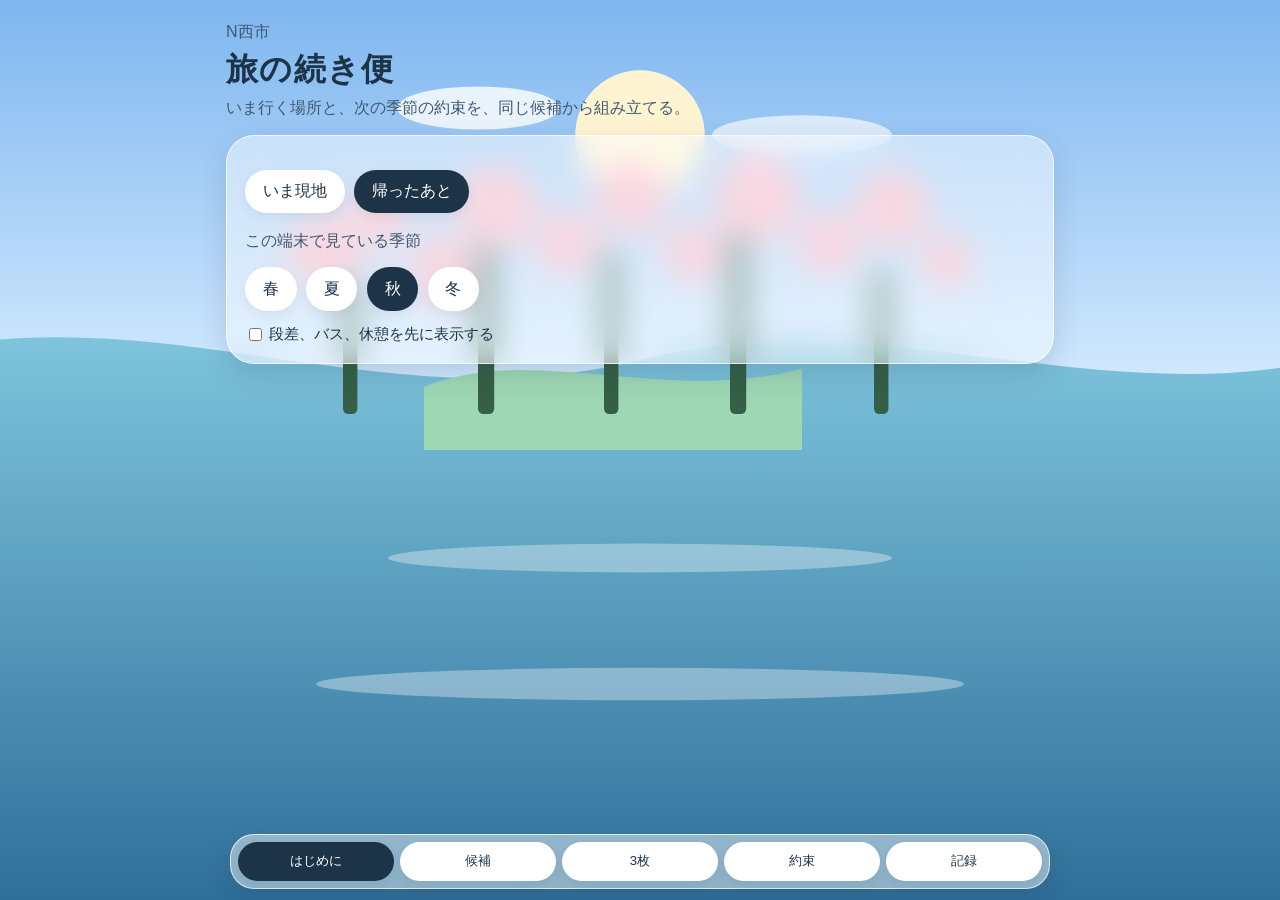
<file: old/v001/index.html>
<!DOCTYPE html>
<html lang="ja">
<head>
  <meta charset="utf-8">
  <meta name="viewport" content="width=device-width, initial-scale=1">
  <meta http-equiv="Content-Security-Policy" content="default-src 'self'; img-src 'self'; style-src 'self'; script-src 'self'; base-uri 'none'; form-action 'none'; object-src 'none'">
  <title>旅の続き便</title>
  <link rel="stylesheet" href="css/app.css">
</head>
<body>
  <main class="shell" id="app"></main>
  <nav class="nav glass" id="nav" aria-label="画面">
    <button type="button" data-route="home">はじめに</button>
    <button type="button" data-route="suggest">候補</button>
    <button type="button" data-route="cards">3枚</button>
    <button type="button" data-route="promise">約束</button>
    <button type="button" data-route="log">記録</button>
  </nav>
  <script src="js/catalog.js"></script>
  <script src="js/engine.js"></script>
  <script src="js/store.js"></script>
  <script src="js/ui.js"></script>
</body>
</html>
</file>
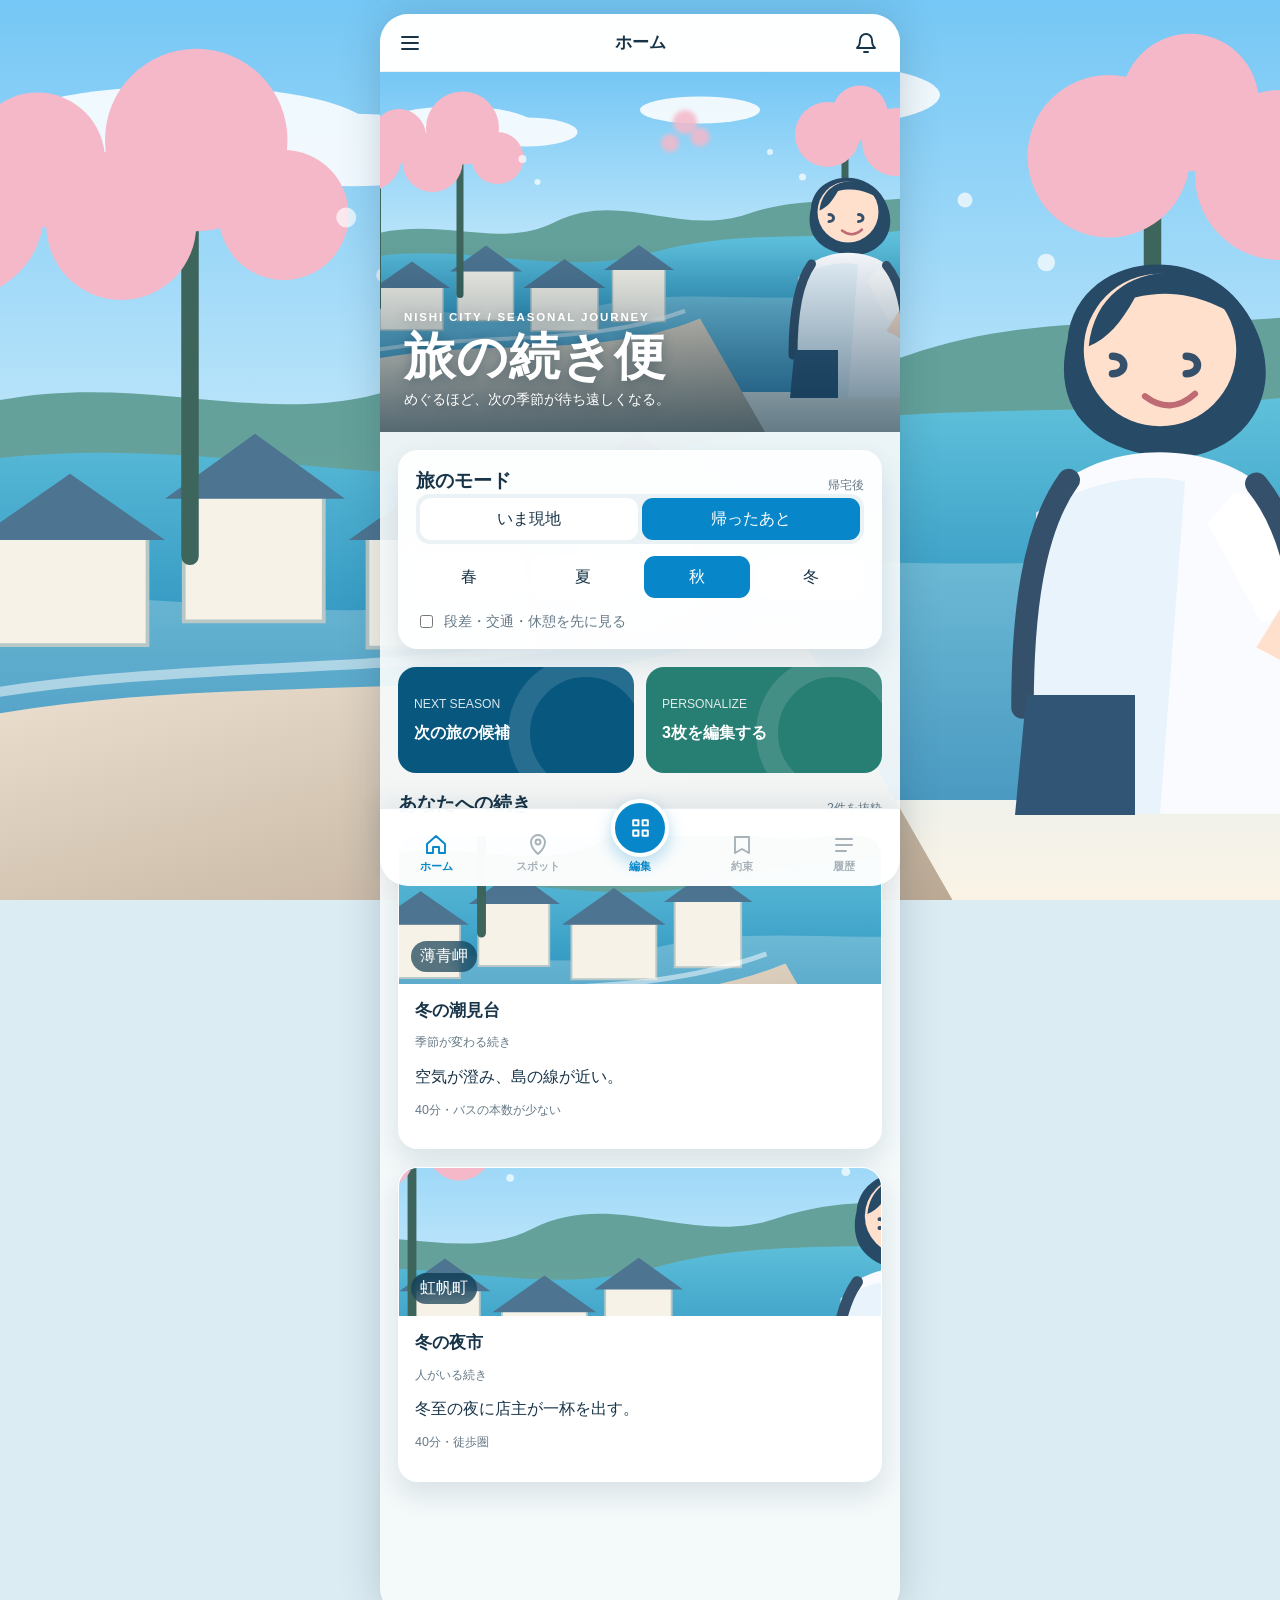
<file: old/v002/index.html>
<!DOCTYPE html>
<html lang="ja">
<head>
  <meta charset="utf-8">
  <meta name="viewport" content="width=device-width, initial-scale=1, viewport-fit=cover">
  <meta http-equiv="Content-Security-Policy" content="default-src 'self'; img-src 'self'; style-src 'self'; script-src 'self'; base-uri 'none'; form-action 'none'; object-src 'none'">
  <title>旅の続き便</title>
  <link rel="stylesheet" href="css/v002.css?v=20261109-3">
</head>
<body>
  <div class="phone">
    <header class="topbar">
      <button class="icon-button" id="menu-button" type="button" aria-label="メニュー">
        <svg viewBox="0 0 24 24" aria-hidden="true"><path d="M4 6h16M4 12h16M4 18h16"/></svg>
      </button>
      <p id="screen-title">ホーム</p>
      <button class="icon-button" id="notice-button" type="button" aria-label="お知らせ">
        <svg viewBox="0 0 24 24" aria-hidden="true"><path d="M18 9a6 6 0 0 0-12 0c0 7-3 7-3 8h18c0-1-3-1-3-8M10 21h4"/></svg>
      </button>
    </header>
    <main id="app"></main>
    <nav class="bottom-nav" id="nav" aria-label="ボトムナビゲーション">
      <button type="button" data-route="home">
        <svg viewBox="0 0 24 24" aria-hidden="true"><path d="m3 11 9-8 9 8v9h-6v-6H9v6H3z"/></svg>
        <span>ホーム</span>
      </button>
      <button type="button" data-route="suggest">
        <svg viewBox="0 0 24 24" aria-hidden="true"><path d="M12 21s7-6 7-12A7 7 0 1 0 5 9c0 6 7 12 7 12Z"/><circle cx="12" cy="9" r="2.5"/></svg>
        <span>スポット</span>
      </button>
      <button class="primary-nav" type="button" data-route="cards">
        <span class="primary-icon">
          <svg viewBox="0 0 24 24" aria-hidden="true"><path d="M5 4h5v5H5zM14 4h5v5h-5zM5 14h5v5H5zM14 14h5v5h-5z"/></svg>
        </span>
        <span>編集</span>
      </button>
      <button type="button" data-route="promise">
        <svg viewBox="0 0 24 24" aria-hidden="true"><path d="M5 4h14v16l-7-4-7 4z"/></svg>
        <span>約束</span>
      </button>
      <button type="button" data-route="log">
        <svg viewBox="0 0 24 24" aria-hidden="true"><path d="M4 6h16M4 12h16M4 18h10"/></svg>
        <span>履歴</span>
      </button>
    </nav>
  </div>
  <script src="js/catalog.js"></script>
  <script src="js/engine.js"></script>
  <script src="js/store.js"></script>
  <script src="js/ui-v002.js?v=20261109-3"></script>
</body>
</html>
</file>
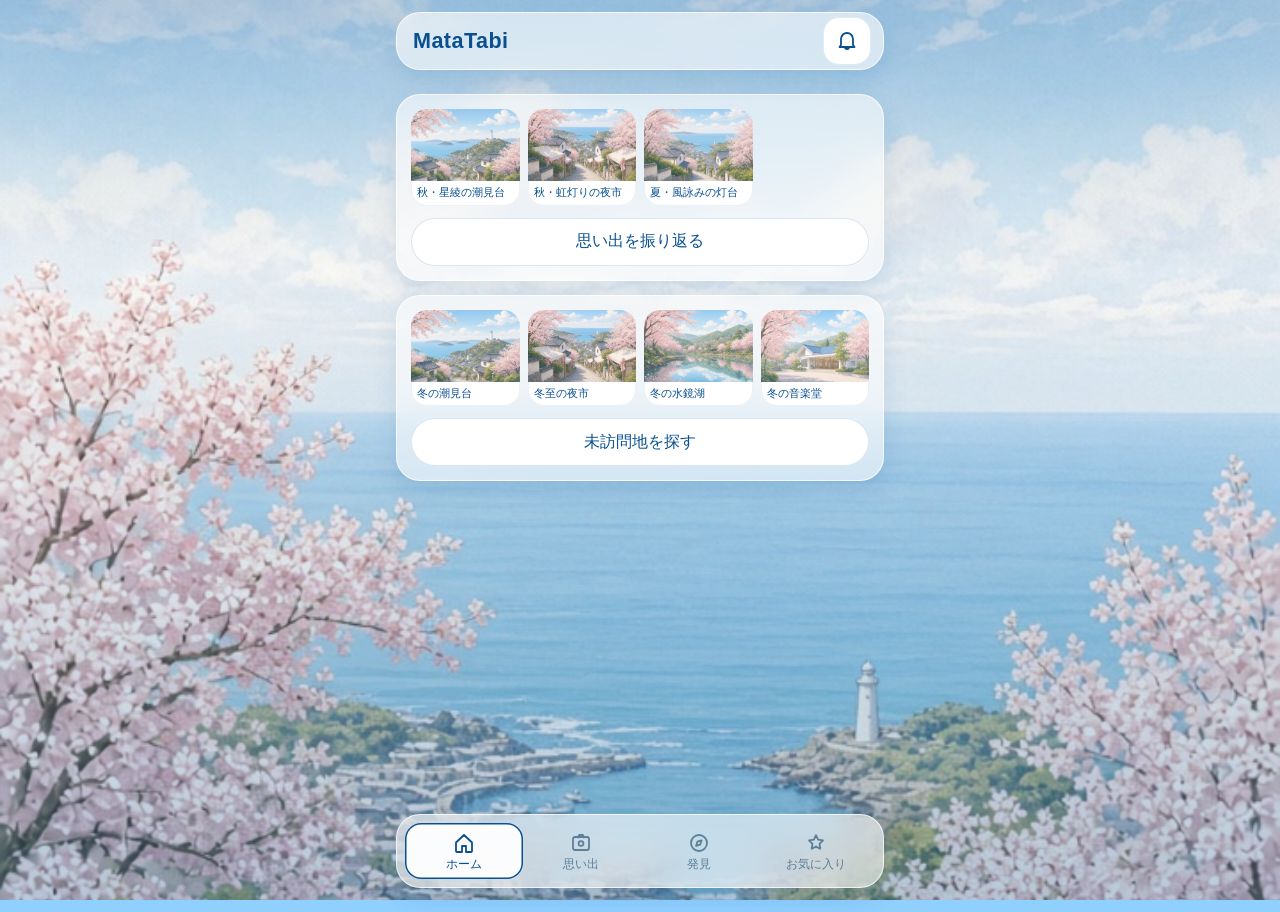
<file: old/v003/index.html>
<!DOCTYPE html>
<html lang="ja">
<head>
  <meta charset="utf-8">
  <meta name="viewport" content="width=device-width, initial-scale=1, viewport-fit=cover">
  <meta http-equiv="Content-Security-Policy" content="default-src 'self'; img-src 'self'; style-src 'self'; script-src 'self'; base-uri 'none'; form-action 'none'; object-src 'none'">
  <title>MataTabi</title>
  <link rel="stylesheet" href="css/app.css">
</head>
<body>
  <!-- 背景画像は人物や既存作品を参照しない、オリジナルの海辺の町。 -->
  <div class="skyline" aria-hidden="true">
    <img src="img/town.jpg" alt="">
    <div class="skyline-shade"></div>
  </div>
  <div class="phone" id="phone">
    <header class="topbar">
      <h1>MataTabi</h1>
      <button class="icon-button" id="notice-button" type="button" aria-label="お知らせ" aria-expanded="false">
        <svg viewBox="0 0 24 24" aria-hidden="true"><path d="M6 16V10a6 6 0 0 1 12 0v6l1.5 2h-15z"/><path d="M10 18a2 2 0 0 0 4 0"/></svg>
      </button>
      <div id="notice-panel" hidden></div>
    </header>
    <main id="app"></main>
    <nav class="bottom-nav" id="nav" aria-label="メインメニュー">
      <button type="button" data-route="home">
        <svg viewBox="0 0 24 24" aria-hidden="true"><path d="M4 11.5 12 4l8 7.5V20a1 1 0 0 1-1 1h-5v-6H10v6H5a1 1 0 0 1-1-1z"/></svg>
        <span>ホーム</span>
      </button>
      <button type="button" data-route="memories">
        <svg viewBox="0 0 24 24" aria-hidden="true"><rect x="4" y="6" width="16" height="13" rx="2"/><circle cx="12" cy="12.5" r="2.4"/><path d="M9 6.5 10.2 4h3.6L15 6.5"/></svg>
        <span>思い出</span>
      </button>
      <button type="button" data-route="discover">
        <svg viewBox="0 0 24 24" aria-hidden="true"><circle cx="12" cy="12" r="8"/><path d="m14.6 9.4-1.3 4.2-4.2 1.3 1.3-4.2z"/></svg>
        <span>発見</span>
      </button>
      <button type="button" data-route="favorites">
        <svg viewBox="0 0 24 24" aria-hidden="true"><path d="m12 4.2 2.1 4.5 4.9.7-3.5 3.4.8 4.9L12 15.6 7.7 17.7l.8-4.9L5 9.4l4.9-.7z"/></svg>
        <span>お気に入り</span>
      </button>
    </nav>
  </div>
  <div id="modal-root"></div>
  <script src="js/catalog.js"></script>
  <script src="js/engine.js"></script>
  <script src="js/store.js"></script>
  <script src="js/ui.js"></script>
</body>
</html>
</file>
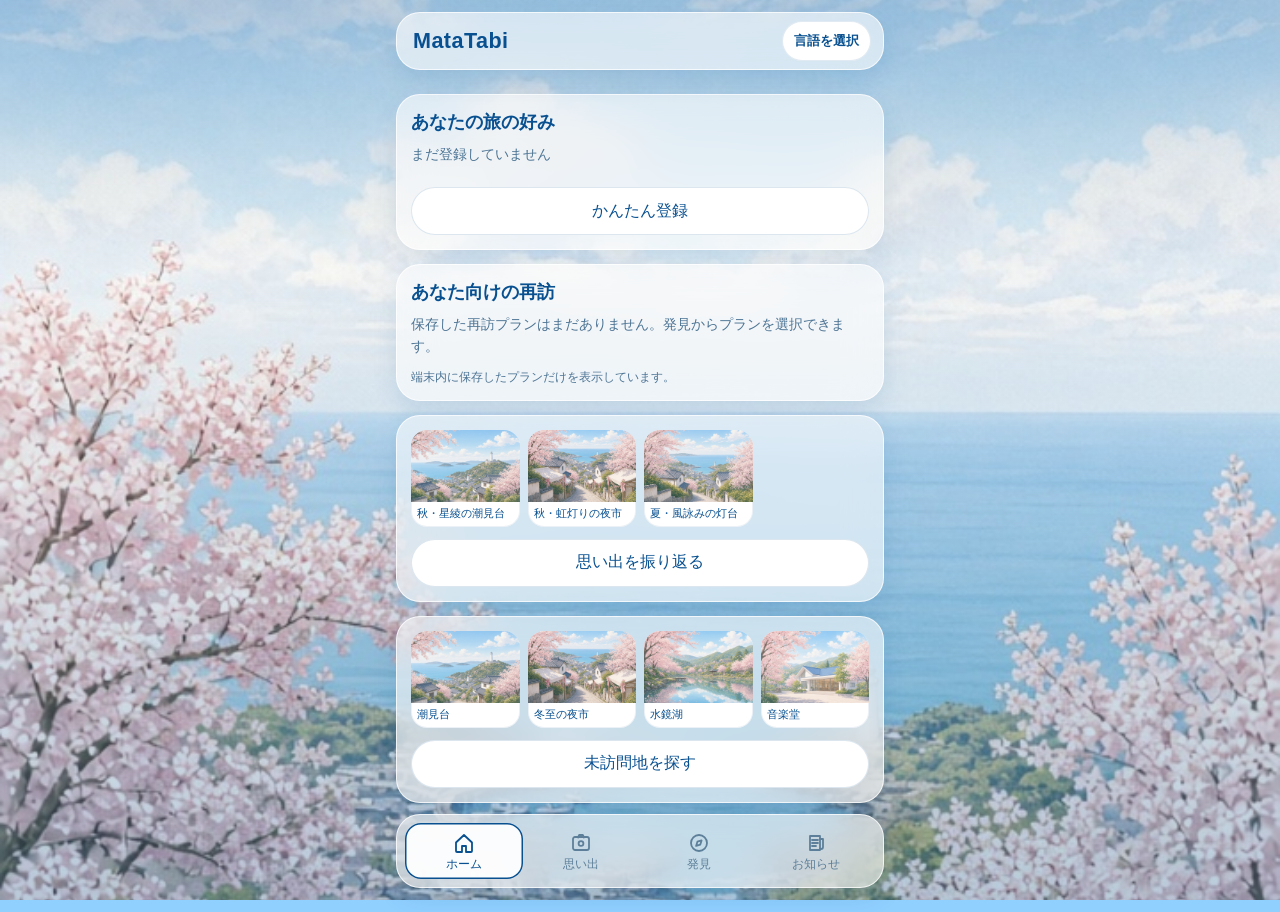
<file: old/v004/index.html>
<!DOCTYPE html>
<html lang="ja">
<head>
  <meta charset="utf-8">
  <meta name="viewport" content="width=device-width, initial-scale=1, viewport-fit=cover">
  <meta http-equiv="Content-Security-Policy" content="default-src 'self'; img-src 'self'; style-src 'self'; script-src 'self'; connect-src 'self'; base-uri 'none'; form-action 'none'; object-src 'none'">
  <title>MataTabi</title>
  <link rel="stylesheet" href="css/app.css">
</head>
<body>
  <!-- 背景画像は人物や既存作品を参照しない、オリジナルの海辺の町。 -->
  <div class="skyline" aria-hidden="true">
    <img src="img/town.jpg" alt="">
    <div class="skyline-shade"></div>
  </div>
  <div class="phone" id="phone">
    <header class="topbar">
      <h1>MataTabi</h1>
      <button class="language-button" id="language-button" type="button" aria-haspopup="dialog" aria-expanded="false">言語を選択</button>
    </header>
    <main id="app"></main>
    <nav class="bottom-nav" id="nav" aria-label="メインメニュー">
      <button type="button" data-route="home">
        <svg viewBox="0 0 24 24" aria-hidden="true"><path d="M4 11.5 12 4l8 7.5V20a1 1 0 0 1-1 1h-5v-6H10v6H5a1 1 0 0 1-1-1z"/></svg>
        <span>ホーム</span>
      </button>
      <button type="button" data-route="memories">
        <svg viewBox="0 0 24 24" aria-hidden="true"><rect x="4" y="6" width="16" height="13" rx="2"/><circle cx="12" cy="12.5" r="2.4"/><path d="M9 6.5 10.2 4h3.6L15 6.5"/></svg>
        <span>思い出</span>
      </button>
      <button type="button" data-route="discover">
        <svg viewBox="0 0 24 24" aria-hidden="true"><circle cx="12" cy="12" r="8"/><path d="m14.6 9.4-1.3 4.2-4.2 1.3 1.3-4.2z"/></svg>
        <span>発見</span>
      </button>
      <button type="button" data-route="notices">
        <svg viewBox="0 0 24 24" aria-hidden="true"><path d="M6 5h10v14H6z"/><path d="M16 8h3v8a2 2 0 0 1-2 2h-1"/><path d="M8 9h6M8 12h6M8 15h4"/></svg>
        <span>お知らせ</span>
      </button>
    </nav>
  </div>
  <div id="modal-root"></div>
  <script src="js/catalog.js"></script>
  <script src="js/engine.js"></script>
  <script src="js/store.js"></script>
  <script src="js/i18n.js"></script>
  <script src="js/sample-data.js"></script>
  <script src="js/recommendation.js"></script>
  <script src="js/reviews.js"></script>
  <script src="js/ui.js"></script>
</body>
</html>
</file>
<file: old/v001/css/app.css>
/* 海と桜の全面背景の上に、すりガラスのカードを置く。 */
:root {
  color-scheme: light;
  --ink: #1c3348;
  --muted: #3e5a72;
  --line: rgba(255, 255, 255, 0.72);
  --glass: rgba(255, 255, 255, 0.46);
  --shadow: 0 10px 28px rgba(28, 51, 72, 0.16);
}

* { box-sizing: border-box; }

html, body {
  margin: 0;
  min-height: 100%;
}

body {
  font-family: "Yu Gothic UI", "Hiragino Sans", "Meiryo", sans-serif;
  color: var(--ink);
  background: #7eb6ef url("../img/landscape.svg") center / cover no-repeat fixed;
}

button, select {
  font: inherit;
  color: inherit;
}

button {
  border: 0;
  background: #fff;
  border-radius: 999px;
  padding: 0.7rem 1.1rem;
  box-shadow: 0 4px 12px rgba(28, 51, 72, 0.08);
  cursor: pointer;
}

button[aria-current="page"],
button.is-selected {
  background: #1c3348;
  color: #fff;
}

button:focus-visible,
select:focus-visible {
  outline: 3px solid #1c3348;
  outline-offset: 2px;
}

.shell {
  width: min(860px, 100%);
  margin: 0 auto;
  padding: 1.2rem 1rem 11rem;
}

.hero h1 {
  margin: 0.2rem 0;
  font-size: 2rem;
  font-weight: 600;
  letter-spacing: 0.04em;
}

.hero p,
.lede {
  margin: 0;
  color: var(--muted);
  line-height: 1.6;
}

.glass {
  background: var(--glass);
  border: 1px solid var(--line);
  border-radius: 28px;
  box-shadow: var(--shadow);
  backdrop-filter: blur(16px);
  -webkit-backdrop-filter: blur(16px);
  padding: 1.1rem 1.15rem 1.2rem;
}

.stack { display: grid; gap: 0.9rem; }
.row { display: flex; flex-wrap: wrap; gap: 0.6rem; align-items: center; }

.switch { margin-top: 1rem; }

.card h2,
.card h3 { margin: 0 0 0.35rem; font-weight: 600; }

.meta {
  display: grid;
  gap: 0.2rem;
  margin: 0.7rem 0 0;
  color: var(--muted);
  font-size: 0.92rem;
}

.meta strong { color: var(--ink); font-weight: 600; }

label { display: grid; gap: 0.25rem; font-size: 0.92rem; }

select {
  background: rgba(255, 255, 255, 0.86);
  border: 1px solid rgba(28, 51, 72, 0.16);
  border-radius: 14px;
  padding: 0.55rem 0.7rem;
}

.notice {
  background: rgba(255, 255, 255, 0.78);
}

.nav {
  position: fixed;
  left: 50%;
  bottom: 0.7rem;
  transform: translateX(-50%);
  width: min(820px, calc(100% - 1rem));
  display: grid;
  grid-template-columns: repeat(5, minmax(0, 1fr));
  gap: 0.4rem;
  padding: 0.45rem;
  border-radius: 24px;
}

.nav button {
  padding: 0.65rem 0.2rem;
  font-size: 0.82rem;
}

.check { grid-template-columns: auto 1fr; align-items: center; }

@media (max-width: 720px) {
  .hero h1 { font-size: 1.7rem; }
  .nav { grid-template-columns: repeat(5, minmax(0, 1fr)); }
  body { background-attachment: scroll; }
}
</file>
<file: old/v002/css/v002.css>
:root {
  color-scheme: light;
  --blue: #0787c9;
  --blue-dark: #07577e;
  --ink: #183448;
  --muted: #667987;
  --line: #e8eef1;
  --surface: rgba(255, 255, 255, 0.88);
  --soft: #f4f8fa;
  --shadow: 0 12px 28px rgba(20, 61, 86, 0.12);
}

* { box-sizing: border-box; }

html, body {
  margin: 0;
  min-height: 100%;
}

body {
  font-family: "Yu Gothic UI", "Hiragino Sans", "Meiryo", sans-serif;
  color: var(--ink);
  background: #dcecf3 url("../img/hero.svg") center / cover fixed;
}

button, select { font: inherit; color: inherit; }

button {
  border: 0;
  cursor: pointer;
}

button:focus-visible,
select:focus-visible,
input:focus-visible {
  outline: 3px solid rgba(7, 135, 201, 0.45);
  outline-offset: 2px;
}

.phone {
  position: relative;
  width: min(100%, 520px);
  min-height: 100vh;
  margin: 0 auto;
  overflow-x: hidden;
  background: rgba(247, 250, 251, 0.93);
  box-shadow: 0 0 42px rgba(24, 52, 72, 0.2);
}

.topbar {
  position: sticky;
  z-index: 30;
  top: 0;
  height: 58px;
  display: grid;
  grid-template-columns: 48px 1fr 48px;
  align-items: center;
  padding: 0 8px;
  background: rgba(255, 255, 255, 0.94);
  border-bottom: 1px solid rgba(24, 52, 72, 0.06);
  backdrop-filter: blur(14px);
  -webkit-backdrop-filter: blur(14px);
}

.topbar p {
  margin: 0;
  text-align: center;
  font-weight: 700;
  font-size: 1.05rem;
}

.icon-button {
  display: grid;
  place-items: center;
  width: 44px;
  height: 44px;
  padding: 10px;
  border-radius: 14px;
  color: var(--ink);
  background: transparent;
}

.icon-button svg,
.bottom-nav svg {
  width: 24px;
  height: 24px;
  fill: none;
  stroke: currentColor;
  stroke-width: 1.9;
  stroke-linecap: round;
  stroke-linejoin: round;
}

#app { padding-bottom: 104px; }

.page {
  display: grid;
  gap: 16px;
  padding: 18px 18px 28px;
}

.home-page {
  gap: 18px;
  padding: 0 0 30px;
}

.home-page > :not(.key-visual) { margin-inline: 18px; }

.key-visual {
  position: relative;
  min-height: 360px;
  overflow: hidden;
  background: url("../img/hero.svg") center / cover no-repeat;
}

.key-visual::after {
  content: "";
  position: absolute;
  inset: auto 0 0;
  height: 52%;
  background: linear-gradient(to bottom, transparent, rgba(0, 43, 70, 0.6));
}

.hero-copy {
  position: absolute;
  z-index: 2;
  left: 24px;
  bottom: 22px;
  width: min(72%, 310px);
  color: #fff;
  text-shadow: 0 2px 12px rgba(0, 33, 55, 0.35);
}

.hero-copy p { margin: 0; }

.hero-copy .eyebrow {
  font-size: 0.72rem;
  letter-spacing: 0.16em;
  font-weight: 700;
}

.hero-copy h1 {
  margin: 8px 0 5px;
  font-size: clamp(2rem, 8vw, 3.2rem);
  line-height: 1;
  letter-spacing: 0.02em;
}

.hero-copy .tagline {
  font-size: 0.9rem;
  line-height: 1.55;
}

.glass,
.panel,
.spot-card,
.edit-card {
  border: 1px solid rgba(255, 255, 255, 0.72);
  background: var(--surface);
  border-radius: 20px;
  box-shadow: var(--shadow);
  backdrop-filter: blur(15px);
  -webkit-backdrop-filter: blur(15px);
}

.panel { padding: 17px; }

.section-title {
  display: flex;
  align-items: end;
  justify-content: space-between;
  gap: 16px;
}

.section-title h2,
.page-title {
  margin: 0;
  font-size: 1.2rem;
}

.section-title span,
.subtle {
  color: var(--muted);
  font-size: 0.78rem;
}

.segmented {
  display: grid;
  grid-template-columns: 1fr 1fr;
  gap: 4px;
  padding: 4px;
  border-radius: 14px;
  background: #eaf2f6;
}

.segmented button,
.season-row button,
.chip-button,
.white-button {
  min-height: 42px;
  border-radius: 11px;
  background: #fff;
  color: var(--ink);
}

.segmented button.is-selected,
.season-row button.is-selected,
.chip-button.is-selected {
  color: #fff;
  background: var(--blue);
}

.season-row {
  display: grid;
  grid-template-columns: repeat(4, 1fr);
  gap: 8px;
  margin-top: 12px;
}

.check {
  display: grid;
  grid-template-columns: auto 1fr;
  align-items: center;
  gap: 8px;
  margin-top: 14px;
  color: var(--muted);
  font-size: 0.86rem;
}

.quick-grid {
  display: grid;
  grid-template-columns: 1fr 1fr;
  gap: 12px;
}

.quick-card {
  position: relative;
  min-height: 106px;
  overflow: hidden;
  padding: 16px;
  border-radius: 18px;
  text-align: left;
  color: #fff;
  background: var(--blue-dark);
}

.quick-card:nth-child(2) {
  background: #277e73;
}

.quick-card::after {
  content: "";
  position: absolute;
  right: -30px;
  bottom: -38px;
  width: 112px;
  height: 112px;
  border: 22px solid rgba(255,255,255,.13);
  border-radius: 50%;
}

.quick-card strong,
.quick-card span {
  position: relative;
  z-index: 1;
  display: block;
}

.quick-card strong { margin-top: 12px; font-size: 1rem; }
.quick-card span { font-size: 0.76rem; opacity: 0.85; }

.promise-banner {
  padding: 18px;
  color: #fff;
  background: linear-gradient(135deg, rgba(7,135,201,.94), rgba(16,86,126,.94));
}

.promise-banner h2 { margin: 0 0 6px; font-size: 1.15rem; }
.promise-banner p { margin: 0; font-size: 0.88rem; line-height: 1.55; }

.spot-card {
  overflow: hidden;
  padding: 0;
  background: rgba(255,255,255,.94);
}

.spot-cover {
  position: relative;
  height: 148px;
  background-image: url("../img/hero.svg");
  background-size: 760px auto;
}

.spot-card:nth-of-type(3n+1) .spot-cover { background-position: 25% 60%; }
.spot-card:nth-of-type(3n+2) .spot-cover { background-position: 50% 42%; }
.spot-card:nth-of-type(3n) .spot-cover { background-position: 80% 54%; }

.spot-cover span {
  position: absolute;
  left: 12px;
  bottom: 12px;
  padding: 5px 9px;
  border-radius: 999px;
  color: #fff;
  background: rgba(0, 47, 72, .65);
  backdrop-filter: blur(8px);
}

.spot-body { padding: 15px 16px 17px; }
.spot-body h3 { margin: 0 0 3px; font-size: 1.05rem; }
.spot-body .detail { margin: 9px 0; line-height: 1.6; }

.meta-grid {
  display: grid;
  grid-template-columns: 1fr 1fr;
  gap: 6px 10px;
  margin-top: 12px;
  padding-top: 12px;
  border-top: 1px solid var(--line);
  color: var(--muted);
  font-size: 0.78rem;
}

.meta-grid strong { color: var(--ink); }

.edit-card { padding: 16px; }
.edit-card.is-chosen { border: 2px solid var(--blue); }
.edit-card h3 { margin: 10px 0 2px; }

.select-grid {
  display: grid;
  grid-template-columns: 1fr 1fr;
  gap: 10px;
}

label { display: grid; gap: 5px; font-size: 0.78rem; color: var(--muted); }

select {
  width: 100%;
  min-width: 0;
  padding: 10px;
  border: 1px solid #d9e5ea;
  border-radius: 11px;
  background: #fff;
}

.select-button,
.save-button,
.danger-button {
  min-height: 43px;
  padding: 0 15px;
  border-radius: 12px;
  background: #eaf5fb;
  color: var(--blue-dark);
  font-weight: 700;
}

.select-button.is-selected,
.save-button {
  color: #fff;
  background: var(--blue);
}

.cards-page > .save-button {
  position: fixed;
  z-index: 45;
  left: 50%;
  bottom: 94px;
  width: min(calc(100% - 48px), 472px);
  transform: translateX(-50%);
  box-shadow: var(--shadow);
}
.danger-button { color: #8d4351; background: #fff0f2; }

.history-row {
  display: flex;
  align-items: center;
  justify-content: space-between;
  gap: 12px;
  padding: 13px 15px;
}

.history-row p { margin: 0; }

.bottom-nav {
  position: fixed;
  z-index: 40;
  left: 50%;
  bottom: 0;
  transform: translateX(-50%);
  width: min(100%, 520px);
  height: 78px;
  display: grid;
  grid-template-columns: repeat(5, 1fr);
  align-items: end;
  padding: 8px 5px max(8px, env(safe-area-inset-bottom));
  background: rgba(255,255,255,.97);
  border-top: 1px solid var(--line);
  box-shadow: 0 -8px 24px rgba(17, 49, 70, 0.08);
}

.bottom-nav button {
  position: relative;
  display: grid;
  justify-items: center;
  gap: 3px;
  padding: 4px;
  color: #a7b1b8;
  background: transparent;
  font-size: 0.68rem;
  font-weight: 700;
}

.bottom-nav button[aria-current="page"] { color: var(--blue); }
.bottom-nav .primary-nav { color: var(--blue); }

.primary-icon {
  display: grid;
  place-items: center;
  width: 58px;
  height: 58px;
  margin-top: -31px;
  border: 4px solid #fff;
  border-radius: 50%;
  color: #fff;
  background: var(--blue);
  box-shadow: 0 6px 16px rgba(7, 135, 201, 0.3);
}

.primary-icon svg { width: 25px; height: 25px; }

.empty {
  padding: 28px 20px;
  text-align: center;
  color: var(--muted);
}

@media (min-width: 700px) {
  .phone { min-height: calc(100vh - 28px); margin-block: 14px; border-radius: 28px; }
  .topbar { border-radius: 28px 28px 0 0; }
  .bottom-nav { bottom: 14px; border-radius: 0 0 28px 28px; }
}
</file>
<file: old/v003/css/app.css>
/* MataTabi v003。背景の上に、白基調のすりガラスと白ボタンを置く。 */
:root {
  color-scheme: light;
  --ink: #085090;
  --muted: #4d7494;
  --line: rgba(8, 80, 144, 0.14);
  --glass: rgba(255, 255, 255, 0.82);
  --glass-solid: rgba(255, 255, 255, 0.94);
  --shadow: 0 10px 24px rgba(8, 80, 144, 0.12);
  --nav-space: calc(108px + env(safe-area-inset-bottom));
}

* { box-sizing: border-box; }

html, body {
  margin: 0;
  min-height: 100%;
}

body {
  font-family: "Yu Gothic UI", "Hiragino Sans", "Meiryo", sans-serif;
  color: var(--ink);
  background: #90d0ff;
}

button, select { font: inherit; color: inherit; }

button {
  border: 0;
  background: #fff;
  cursor: pointer;
}

button:focus-visible,
select:focus-visible {
  outline: 3px solid rgba(8, 80, 144, 0.45);
  outline-offset: 2px;
}

/* 街並みは画面いっぱいに固定する。画像の差し替えは index.html の town.svg。 */
.skyline {
  position: fixed;
  inset: 0;
  z-index: 0;
  background: #90d0ff;
}

.skyline img {
  width: 100%;
  height: 100%;
  object-fit: cover;
  object-position: center 30%;
}

/* 空の明るさを残しつつ、下部の文字が沈まない程度に藍を重ねる。 */
.skyline-shade {
  position: absolute;
  inset: 0;
  background:
    linear-gradient(180deg, rgba(8, 80, 144, 0.22) 0%, rgba(240, 255, 255, 0.05) 30%, rgba(8, 80, 144, 0.28) 100%);
  pointer-events: none;
}

.phone {
  position: relative;
  z-index: 1;
  width: min(100%, 520px);
  min-height: 100vh;
  margin: 0 auto;
}

.topbar {
  position: sticky;
  z-index: 20;
  top: 12px;
  display: flex;
  align-items: center;
  justify-content: space-between;
  min-height: 58px;
  margin: 12px 16px 0;
  padding: 0 12px 0 16px;
  background: rgba(255, 255, 255, 0.58);
  border: 1px solid rgba(255, 255, 255, 0.75);
  border-radius: 24px;
  box-shadow: var(--shadow);
  backdrop-filter: blur(18px);
  -webkit-backdrop-filter: blur(18px);
}

.topbar h1 {
  margin: 0;
  font-size: 1.35rem;
  font-weight: 700;
  letter-spacing: 0.02em;
}

.icon-button {
  position: relative;
  display: grid;
  place-items: center;
  width: 48px;
  height: 48px;
  border-radius: 16px;
  color: var(--ink);
  background: #fff;
  box-shadow: inset 0 0 0 1px rgba(8, 80, 144, 0.12);
}

.icon-button.has-notice::after {
  content: "";
  position: absolute;
  top: 10px;
  right: 10px;
  width: 8px;
  height: 8px;
  border-radius: 50%;
  background: var(--ink);
}

.notice-panel {
  position: absolute;
  top: calc(100% + 8px);
  right: 12px;
  width: min(300px, calc(100% - 24px));
}

main {
  padding: 16px 16px var(--nav-space);
}

.page {
  display: grid;
  gap: 14px;
}

.home-page { padding-top: 8px; }

.glass {
  background: rgba(255, 255, 255, 0.58);
  border: 1px solid rgba(255, 255, 255, 0.75);
  border-radius: 24px;
  box-shadow: var(--shadow);
  backdrop-filter: blur(18px);
  -webkit-backdrop-filter: blur(18px);
}

@supports not ((backdrop-filter: blur(1px)) or (-webkit-backdrop-filter: blur(1px))) {
  .glass,
  .topbar,
  .bottom-nav {
    background: var(--glass-solid);
  }
}

.home-card,
.panel,
.edit-card,
.notice-card,
.modal-card { padding: 14px; }

.thumb-row {
  display: grid;
  grid-template-columns: repeat(4, minmax(0, 1fr));
  gap: 8px;
}

.thumb-row .subtle { grid-column: 1 / -1; }

.thumb-button,
.summary {
  display: grid;
  gap: 4px;
  width: 100%;
  padding: 0 0 6px;
  overflow: hidden;
  border-radius: 16px;
  background: #fff;
  box-shadow: inset 0 0 0 1px rgba(8, 80, 144, 0.08);
  text-align: left;
}

.thumb-button img,
.summary img,
.modal-photo,
.thumb-fallback {
  width: 100%;
  height: 72px;
  object-fit: cover;
  background: #d9f3ff;
}

.thumb-fallback {
  display: grid;
  place-items: center;
  color: var(--ink);
  font-weight: 700;
}

.thumb-caption,
.summary-copy {
  padding: 0 6px;
  color: var(--ink);
  font-size: 0.68rem;
  line-height: 1.35;
  max-height: 2.7em;
  overflow: hidden;
}

.summary {
  grid-template-columns: 96px 1fr;
  align-items: center;
  min-height: 84px;
  padding-right: 8px;
}

.summary img,
.summary .thumb-fallback { height: 84px; }

.summary-copy { font-size: 0.92rem; max-height: none; }

.summary-copy strong,
.summary-copy span { display: block; }

.summary-copy span {
  margin-top: 2px;
  color: var(--muted);
  font-size: 0.75rem;
}

.white-button,
.segmented button,
.season-row button {
  min-height: 48px;
  border-radius: 999px;
  background: #fff;
  color: var(--ink);
  box-shadow: inset 0 0 0 1px rgba(8, 80, 144, 0.14);
}

.white-button { width: 100%; margin-top: 12px; padding: 0 16px; }

.segmented button.is-selected,
.season-row button.is-selected {
  box-shadow: inset 0 0 0 1.5px var(--ink);
}

.edit-card.is-chosen {
  box-shadow: var(--shadow), inset 0 0 0 1.5px var(--ink);
}

h2, h3, .page-title { margin: 0; font-size: 1.15rem; }

h3 { font-size: 1.02rem; }

.check input { width: 1.25rem; height: 1.25rem; }

.subtle { margin: 0; color: var(--muted); font-size: 0.86rem; line-height: 1.55; }

.detail { margin: 8px 0 0; line-height: 1.6; }

.segmented {
  display: grid;
  grid-template-columns: 1fr 1fr;
  gap: 8px;
}

.season-row {
  display: grid;
  grid-template-columns: repeat(4, 1fr);
  gap: 8px;
}

.check {
  display: grid;
  grid-template-columns: auto 1fr;
  align-items: center;
  gap: 8px;
  color: var(--muted);
  font-size: 0.86rem;
}

.field { display: grid; gap: 6px; font-size: 0.82rem; }

.field select,
.select-grid select {
  min-height: 48px;
  border: 1px solid var(--line);
  border-radius: 14px;
  background: #fff;
  padding: 0 10px;
}

.select-grid {
  display: grid;
  grid-template-columns: 1fr 1fr;
  gap: 8px;
}

.history-row {
  display: grid;
  grid-template-columns: 1fr auto;
  gap: 8px;
  align-items: center;
}

.history-row .summary { grid-template-columns: 84px 1fr; }

.text-button {
  min-height: 48px;
  min-width: 64px;
  padding: 0 12px;
  border-radius: 999px;
  background: #fff;
  box-shadow: inset 0 0 0 1px rgba(8, 80, 144, 0.14);
}

.meta-grid {
  display: grid;
  grid-template-columns: 1fr 1fr;
  gap: 6px 10px;
  margin-top: 12px;
  color: var(--muted);
  font-size: 0.78rem;
}

.modal-photo { height: 160px; border-radius: 16px; }

/* モーダルは下部ナビの上に浮かぶ。お知らせだけはヘッダーの直下に出す。 */
.modal-back {
  position: fixed;
  z-index: 25;
  left: 0;
  right: 0;
  top: 0;
  bottom: calc(96px + env(safe-area-inset-bottom));
  display: grid;
  place-items: center;
  padding: 20px 16px;
  background: rgba(8, 80, 144, 0.12);
  animation: modal-fade 0.4s ease;
}

.modal-back.is-notice {
  top: 82px;
  place-items: start center;
  padding-top: 12px;
}

.modal-card {
  width: min(100%, 420px);
  max-height: 100%;
  overflow: auto;
  background: rgba(255, 255, 255, 0.58);
  backdrop-filter: blur(18px);
  -webkit-backdrop-filter: blur(18px);
  animation: modal-rise 0.4s cubic-bezier(0.16, 0.84, 0.24, 1);
}

@keyframes modal-fade {
  from { opacity: 0; }
  to { opacity: 1; }
}

@keyframes modal-rise {
  from {
    opacity: 0;
    transform: translateY(42px);
  }
  to {
    opacity: 1;
    transform: translateY(0);
  }
}

@media (prefers-reduced-motion: reduce) {
  .modal-back,
  .modal-card { animation: none; }
}

@supports not ((backdrop-filter: blur(1px)) or (-webkit-backdrop-filter: blur(1px))) {
  .modal-card { background: rgba(255, 255, 255, 0.92); }
}

.empty { padding: 16px; }

.bottom-nav {
  position: fixed;
  z-index: 30;
  left: 50%;
  bottom: calc(12px + env(safe-area-inset-bottom));
  transform: translateX(-50%);
  display: grid;
  grid-template-columns: repeat(4, 1fr);
  width: min(calc(100% - 32px), 488px);
  min-height: 68px;
  padding: 8px;
  background: rgba(255, 255, 255, 0.58);
  border: 1px solid rgba(255, 255, 255, 0.75);
  border-radius: 24px;
  box-shadow: var(--shadow);
  backdrop-filter: blur(18px);
  -webkit-backdrop-filter: blur(18px);
}

.bottom-nav button {
  display: flex;
  flex-direction: column;
  align-items: center;
  justify-content: center;
  gap: 2px;
  min-height: 56px;
  border-radius: 16px;
  background: transparent;
  color: #5d7f99;
  font-size: 0.72rem;
  box-shadow: none;
}

.bottom-nav button[aria-current="page"] {
  color: var(--ink);
  background: rgba(255, 255, 255, 0.92);
  box-shadow: inset 0 0 0 1.5px var(--ink);
}

.bottom-nav svg,
.icon-button svg {
  width: 24px;
  height: 24px;
  fill: none;
  stroke: currentColor;
  stroke-width: 1.8;
  stroke-linecap: round;
  stroke-linejoin: round;
}
</file>
<file: old/v004/css/app.css>
/* MataTabi v004。背景の上に、白基調のすりガラスと白ボタンを置く。 */
:root {
  color-scheme: light;
  --ink: #085090;
  --muted: #4d7494;
  --line: rgba(8, 80, 144, 0.14);
  --glass: rgba(255, 255, 255, 0.82);
  --glass-solid: rgba(255, 255, 255, 0.94);
  --shadow: 0 10px 24px rgba(8, 80, 144, 0.12);
  --nav-space: calc(108px + env(safe-area-inset-bottom));
}

* { box-sizing: border-box; }

html, body {
  margin: 0;
  min-height: 100%;
}

body {
  font-family: "Yu Gothic UI", "Hiragino Sans", "Meiryo", sans-serif;
  color: var(--ink);
  background: #90d0ff;
}

button, select { font: inherit; color: inherit; }

button {
  border: 0;
  background: #fff;
  cursor: pointer;
}

button:focus-visible,
select:focus-visible {
  outline: 3px solid rgba(8, 80, 144, 0.45);
  outline-offset: 2px;
}

/* オリジナルの街並み画像を画面いっぱいに固定する。 */
.skyline {
  position: fixed;
  inset: 0;
  z-index: 0;
  background: #90d0ff;
}

.skyline img {
  width: 100%;
  height: 100%;
  object-fit: cover;
  object-position: center 30%;
}

/* 空の明るさを残しつつ、下部の文字が沈まない程度に藍を重ねる。 */
.skyline-shade {
  position: absolute;
  inset: 0;
  background:
    linear-gradient(180deg, rgba(8, 80, 144, 0.22) 0%, rgba(240, 255, 255, 0.05) 30%, rgba(8, 80, 144, 0.28) 100%);
  pointer-events: none;
}

.phone {
  position: relative;
  z-index: 1;
  width: min(100%, 520px);
  min-height: 100vh;
  margin: 0 auto;
}

.topbar {
  position: sticky;
  z-index: 20;
  top: 12px;
  display: flex;
  align-items: center;
  justify-content: space-between;
  min-height: 58px;
  margin: 12px 16px 0;
  padding: 0 12px 0 16px;
  background: rgba(255, 255, 255, 0.58);
  border: 1px solid rgba(255, 255, 255, 0.75);
  border-radius: 24px;
  box-shadow: var(--shadow);
  backdrop-filter: blur(18px);
  -webkit-backdrop-filter: blur(18px);
}

.topbar h1 {
  margin: 0;
  min-width: 0;
  font-size: 1.35rem;
  font-weight: 700;
  letter-spacing: 0.02em;
}

.language-button {
  flex: 0 1 auto;
  min-height: 40px;
  max-width: min(58%, 12rem);
  margin-left: 8px;
  padding: 6px 12px;
  border-radius: 999px;
  color: var(--ink);
  background: #fff;
  box-shadow: inset 0 0 0 1px rgba(8, 80, 144, 0.12);
  font-size: 0.82rem;
  font-weight: 700;
  line-height: 1.2;
  text-align: center;
}

main {
  padding: 16px 16px var(--nav-space);
}

.page {
  display: grid;
  gap: 14px;
}

.home-page { padding-top: 8px; }

.glass {
  background: rgba(255, 255, 255, 0.58);
  border: 1px solid rgba(255, 255, 255, 0.75);
  border-radius: 24px;
  box-shadow: var(--shadow);
  backdrop-filter: blur(18px);
  -webkit-backdrop-filter: blur(18px);
}

@supports not ((backdrop-filter: blur(1px)) or (-webkit-backdrop-filter: blur(1px))) {
  .glass,
  .topbar,
  .bottom-nav {
    background: var(--glass-solid);
  }
}

.home-card,
.panel,
.edit-card,
.notice-card,
.modal-card { padding: 14px; }

.notice-section {
  display: grid;
  gap: 10px;
}

.notice-text-card {
  grid-template-columns: 1fr;
  min-height: 64px;
  padding: 10px 12px;
}

.preference-card,
.revisit-card,
.recommendation-section,
.preference-section {
  display: grid;
  gap: 10px;
}

.revisit-plan {
  display: grid;
  gap: 8px;
  padding-top: 10px;
  border-top: 1px solid rgba(8, 80, 144, 0.12);
}

.revisit-plan:first-of-type {
  padding-top: 0;
  border-top: 0;
}

.revisit-plan h3 { font-size: 0.9rem; }

.revisit-place-grid {
  display: grid;
  grid-template-columns: repeat(auto-fit, minmax(88px, 1fr));
  gap: 8px;
}

.plan-edit-button { margin-top: 2px; }

.plan-editor {
  display: grid;
  gap: 10px;
}

.plan-edit-row {
  display: grid;
  grid-template-columns: minmax(0, 1fr) auto;
  align-items: center;
  gap: 8px;
}

.plan-edit-row .summary { grid-template-columns: 84px 1fr; }

.plan-candidate-grid {
  display: grid;
  grid-template-columns: repeat(auto-fit, minmax(96px, 1fr));
  gap: 8px;
}

.plan-secondary-button {
  width: 100%;
  margin-top: 8px;
}

button:disabled {
  cursor: not-allowed;
  opacity: 0.48;
}

.data-note {
  margin: 2px 0 0;
  color: var(--muted);
  font-size: 0.72rem;
  line-height: 1.5;
}

.list-title { margin-top: 6px; }

.thumb-row {
  display: grid;
  grid-template-columns: repeat(4, minmax(0, 1fr));
  gap: 8px;
}

.thumb-row .subtle { grid-column: 1 / -1; }

.thumb-button,
.summary {
  display: grid;
  gap: 4px;
  width: 100%;
  padding: 0 0 6px;
  overflow: hidden;
  border-radius: 16px;
  background: #fff;
  box-shadow: inset 0 0 0 1px rgba(8, 80, 144, 0.08);
  text-align: left;
}

.thumb-button img,
.summary img,
.modal-photo,
.thumb-fallback {
  width: 100%;
  height: 72px;
  object-fit: cover;
  background: #d9f3ff;
}

.thumb-fallback {
  display: grid;
  place-items: center;
  color: var(--ink);
  font-weight: 700;
}

.thumb-caption,
.summary-copy {
  padding: 0 6px;
  color: var(--ink);
  font-size: 0.68rem;
  line-height: 1.35;
  max-height: 2.7em;
  overflow: hidden;
}

.summary {
  grid-template-columns: 96px 1fr;
  align-items: center;
  min-height: 84px;
  padding-right: 8px;
}

.summary img,
.summary .thumb-fallback { height: 84px; }

.summary-copy { font-size: 0.92rem; max-height: none; }

.summary-copy strong,
.summary-copy span { display: block; }

.summary-copy span {
  margin-top: 2px;
  color: var(--muted);
  font-size: 0.75rem;
}

.white-button,
.segmented button,
.season-row button {
  min-height: 48px;
  border-radius: 999px;
  background: #fff;
  color: var(--ink);
  box-shadow: inset 0 0 0 1px rgba(8, 80, 144, 0.14);
}

.white-button { width: 100%; margin-top: 12px; padding: 0 16px; }

.segmented button.is-selected,
.season-row button.is-selected {
  box-shadow: inset 0 0 0 1.5px var(--ink);
}

.edit-card.is-chosen {
  box-shadow: var(--shadow), inset 0 0 0 1.5px var(--ink);
}

h2, h3, .page-title { margin: 0; font-size: 1.15rem; }

h3 { font-size: 1.02rem; }

.subtle { margin: 0; color: var(--muted); font-size: 0.86rem; line-height: 1.55; }

.detail { margin: 8px 0 0; line-height: 1.6; }

.segmented {
  display: grid;
  grid-template-columns: 1fr 1fr;
  gap: 8px;
}

.season-row {
  display: grid;
  grid-template-columns: repeat(4, 1fr);
  gap: 8px;
}

.choice-grid,
.feedback-grid {
  display: grid;
  grid-template-columns: repeat(2, minmax(0, 1fr));
  gap: 8px;
}

.choice-grid button,
.feedback-grid button {
  min-height: 48px;
  padding: 8px;
  border-radius: 14px;
  color: var(--ink);
  background: rgba(255, 255, 255, 0.78);
  box-shadow: inset 0 0 0 1px rgba(8, 80, 144, 0.14);
}

.choice-grid button.is-selected,
.feedback-grid button.is-selected {
  background: rgba(255, 255, 255, 0.96);
  box-shadow: inset 0 0 0 1.5px var(--ink);
}

.rating-grid { grid-template-columns: repeat(5, 1fr); }

.preference-clear {
  width: 100%;
  background: rgba(255, 255, 255, 0.58);
}

.field { display: grid; gap: 6px; font-size: 0.82rem; }

.field select,
.select-grid select {
  min-height: 48px;
  border: 1px solid var(--line);
  border-radius: 14px;
  background: #fff;
  padding: 0 10px;
}

.select-grid {
  display: grid;
  grid-template-columns: 1fr 1fr;
  gap: 8px;
}

.history-row {
  position: relative;
}

.history-row .summary {
  grid-template-columns: 84px 1fr;
  padding-right: 56px;
}

.memory-star {
  position: absolute;
  z-index: 1;
  top: 20px;
  right: 10px;
  width: 44px;
  height: 44px;
  border: 1px solid rgba(166, 116, 0, 0.22);
  border-radius: 999px;
  background: rgba(255, 255, 255, 0.88);
  color: #d99b00;
  font-size: 1.35rem;
  line-height: 1;
  box-shadow: 0 4px 12px rgba(27, 56, 86, 0.12);
}

.text-button {
  min-height: 48px;
  min-width: 64px;
  padding: 0 12px;
  border-radius: 999px;
  background: #fff;
  box-shadow: inset 0 0 0 1px rgba(8, 80, 144, 0.14);
}

.meta-grid {
  display: grid;
  grid-template-columns: 1fr 1fr;
  gap: 6px 10px;
  margin-top: 12px;
  color: var(--muted);
  font-size: 0.78rem;
}

.recommendation-reasons,
.feedback {
  display: grid;
  gap: 8px;
  margin-top: 14px;
  padding: 12px;
  border: 1px solid rgba(255, 255, 255, 0.72);
  border-radius: 16px;
  background: rgba(255, 255, 255, 0.46);
}

.recommendation-reasons p {
  margin: 0;
  line-height: 1.5;
}

.recommendation-reasons p::before {
  content: "・";
}

.dismiss-button {
  width: 100%;
  margin-top: 12px;
  background: rgba(255, 255, 255, 0.58);
}

.comment-box {
  width: 100%;
  min-height: 84px;
  padding: 10px 12px;
  border: 1px solid var(--line);
  border-radius: 14px;
  background: rgba(255, 255, 255, 0.92);
  color: var(--ink);
  resize: vertical;
}

.review-list {
  display: grid;
  gap: 8px;
}

.review-item {
  padding: 10px 12px;
  border-radius: 14px;
  background: rgba(255, 255, 255, 0.72);
}

.review-item p { margin: 0; }

.modal-photo { height: 160px; border-radius: 16px; }

/* モーダルは下部ナビの上に浮かぶ。お知らせだけはヘッダーの直下に出す。 */
.modal-back {
  position: fixed;
  z-index: 25;
  left: 0;
  right: 0;
  top: 0;
  bottom: calc(96px + env(safe-area-inset-bottom));
  display: grid;
  place-items: center;
  padding: 20px 16px;
  background: rgba(8, 80, 144, 0.12);
  animation: modal-fade 0.4s ease;
}

.modal-back.is-notice {
  top: 82px;
  place-items: start center;
  padding-top: 12px;
}

.modal-card {
  width: min(100%, 420px);
  max-height: 100%;
  overflow: auto;
  background: rgba(255, 255, 255, 0.58);
  backdrop-filter: blur(18px);
  -webkit-backdrop-filter: blur(18px);
  animation: modal-rise 0.4s cubic-bezier(0.16, 0.84, 0.24, 1);
}

@keyframes modal-fade {
  from { opacity: 0; }
  to { opacity: 1; }
}

@keyframes modal-rise {
  from {
    opacity: 0;
    transform: translateY(42px);
  }
  to {
    opacity: 1;
    transform: translateY(0);
  }
}

@media (prefers-reduced-motion: reduce) {
  .modal-back,
  .modal-card { animation: none; }
}

@supports not ((backdrop-filter: blur(1px)) or (-webkit-backdrop-filter: blur(1px))) {
  .modal-card { background: rgba(255, 255, 255, 0.92); }
}

.empty { padding: 16px; }

.bottom-nav {
  position: fixed;
  z-index: 30;
  left: 50%;
  bottom: calc(12px + env(safe-area-inset-bottom));
  transform: translateX(-50%);
  display: grid;
  grid-template-columns: repeat(4, 1fr);
  width: min(calc(100% - 32px), 488px);
  min-height: 68px;
  padding: 8px;
  background: rgba(255, 255, 255, 0.58);
  border: 1px solid rgba(255, 255, 255, 0.75);
  border-radius: 24px;
  box-shadow: var(--shadow);
  backdrop-filter: blur(18px);
  -webkit-backdrop-filter: blur(18px);
}

.bottom-nav button {
  position: relative;
  display: flex;
  flex-direction: column;
  align-items: center;
  justify-content: center;
  gap: 2px;
  min-height: 56px;
  border-radius: 16px;
  background: transparent;
  color: #5d7f99;
  font-size: 0.72rem;
  box-shadow: none;
}

.bottom-nav button.has-notice::after {
  content: "";
  position: absolute;
  top: 8px;
  right: calc(50% - 18px);
  width: 8px;
  height: 8px;
  border-radius: 50%;
  background: var(--ink);
}

.bottom-nav button[aria-current="page"] {
  color: var(--ink);
  background: rgba(255, 255, 255, 0.92);
  box-shadow: inset 0 0 0 1.5px var(--ink);
}

.bottom-nav svg {
  width: 24px;
  height: 24px;
  fill: none;
  stroke: currentColor;
  stroke-width: 1.8;
  stroke-linecap: round;
  stroke-linejoin: round;
}
</file>
